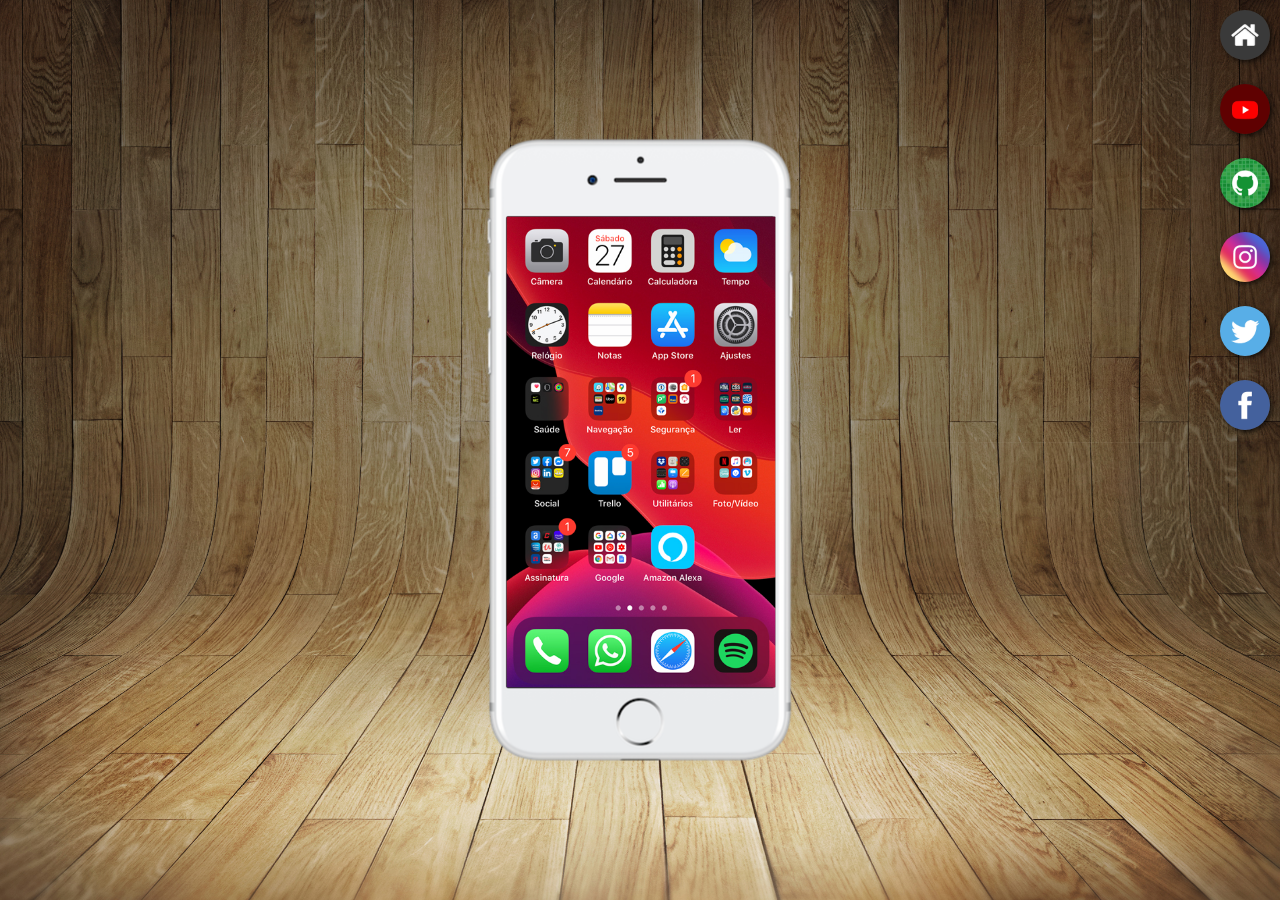
<file: index.html>
<!DOCTYPE html>
<html lang="en">
<head>
    <meta charset="UTF-8">
    <meta name="viewport" content="width=device-width, initial-scale=1.0">
    <title>Projeto de redes sociais</title>
    <link rel="shortcut icon" href="favicon.ico" type="image/x-icon">
    <link rel="stylesheet" href="estilo.css">
</head>
<body>
    <main>
        <section id="telefone">
            <iframe src="home.html" name="tela" id="tela" frameborder="0">
                Seu navegador não é compativel com isso.
            </iframe>
        </section>
        <section id="redes-sociais">
            <a href="home.html" target="tela"><img src="imagens/logo-home.jpg" alt="Home"></a><br>
            <a href="youtube.html" target="tela"><img src="imagens/logo-youtube.jpg" alt="Youtube"></a><br>
            <a href="github.html" target="tela"><img src="imagens/logo-github.jpg" alt="Github"></a><br>
            <a href="instagram.html" target="tela"><img src="imagens/logo-instagram.jpg" alt="Instagram"></a><br>
            <a href="#" target="tela"><img src="imagens/logo-twitter.jpg" alt="Twitter"></a><br>
            <a href="#" target="tela"><img src="imagens/logo-facebook.jpg" alt="Facebook"></a>
        </section>
    </main>
</body>
</html>
</file>
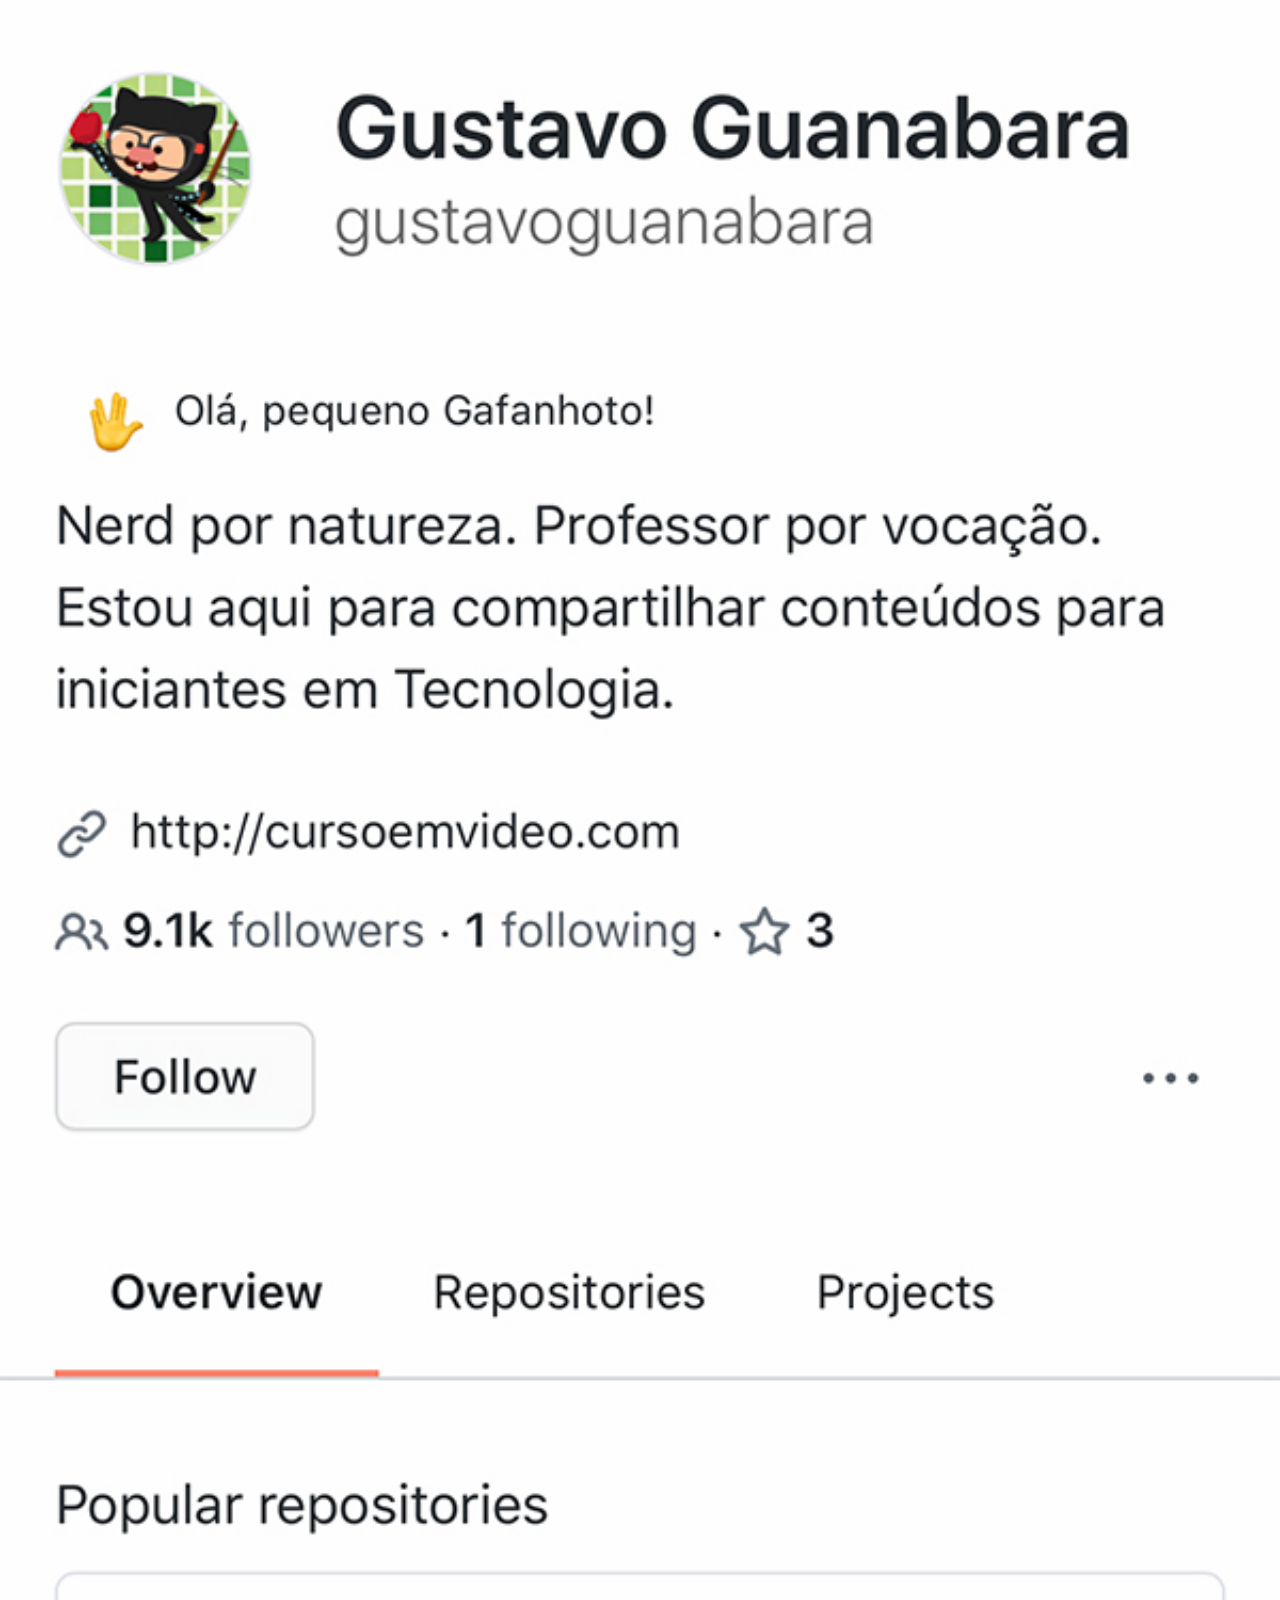
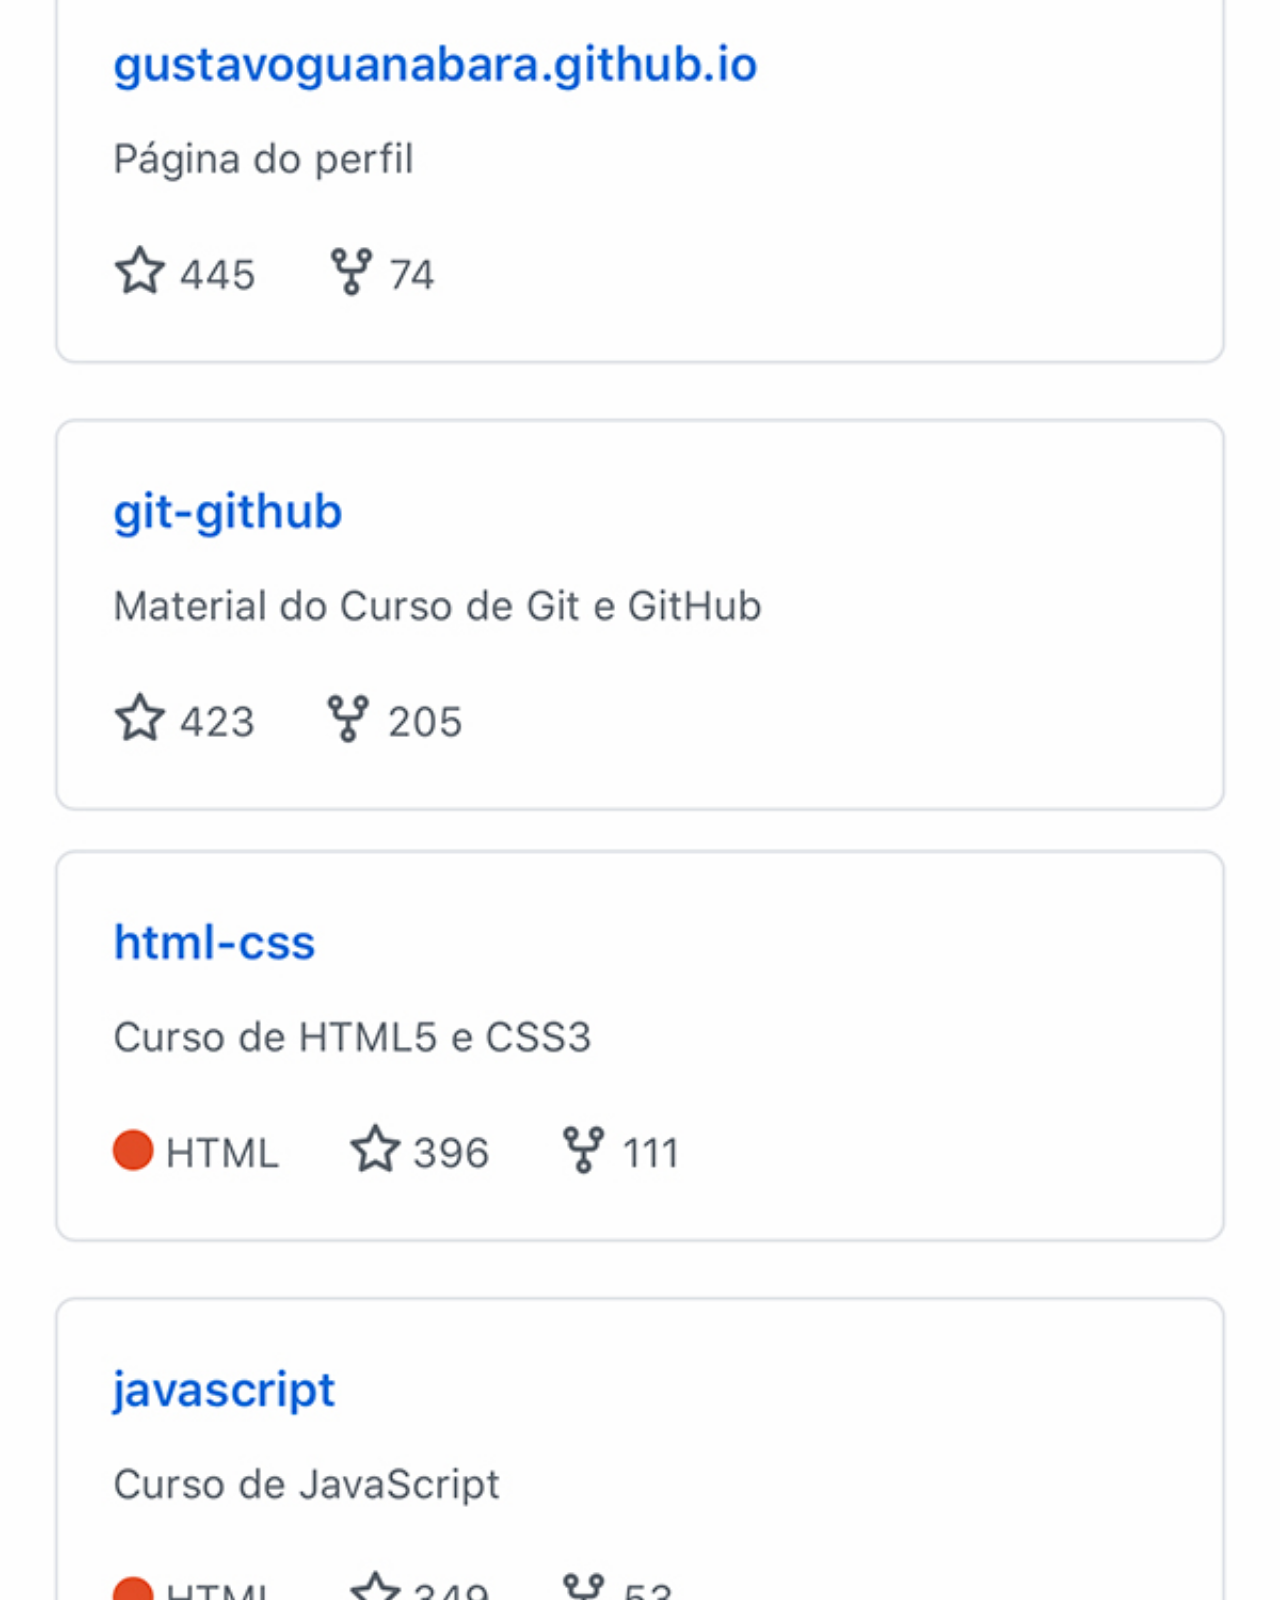
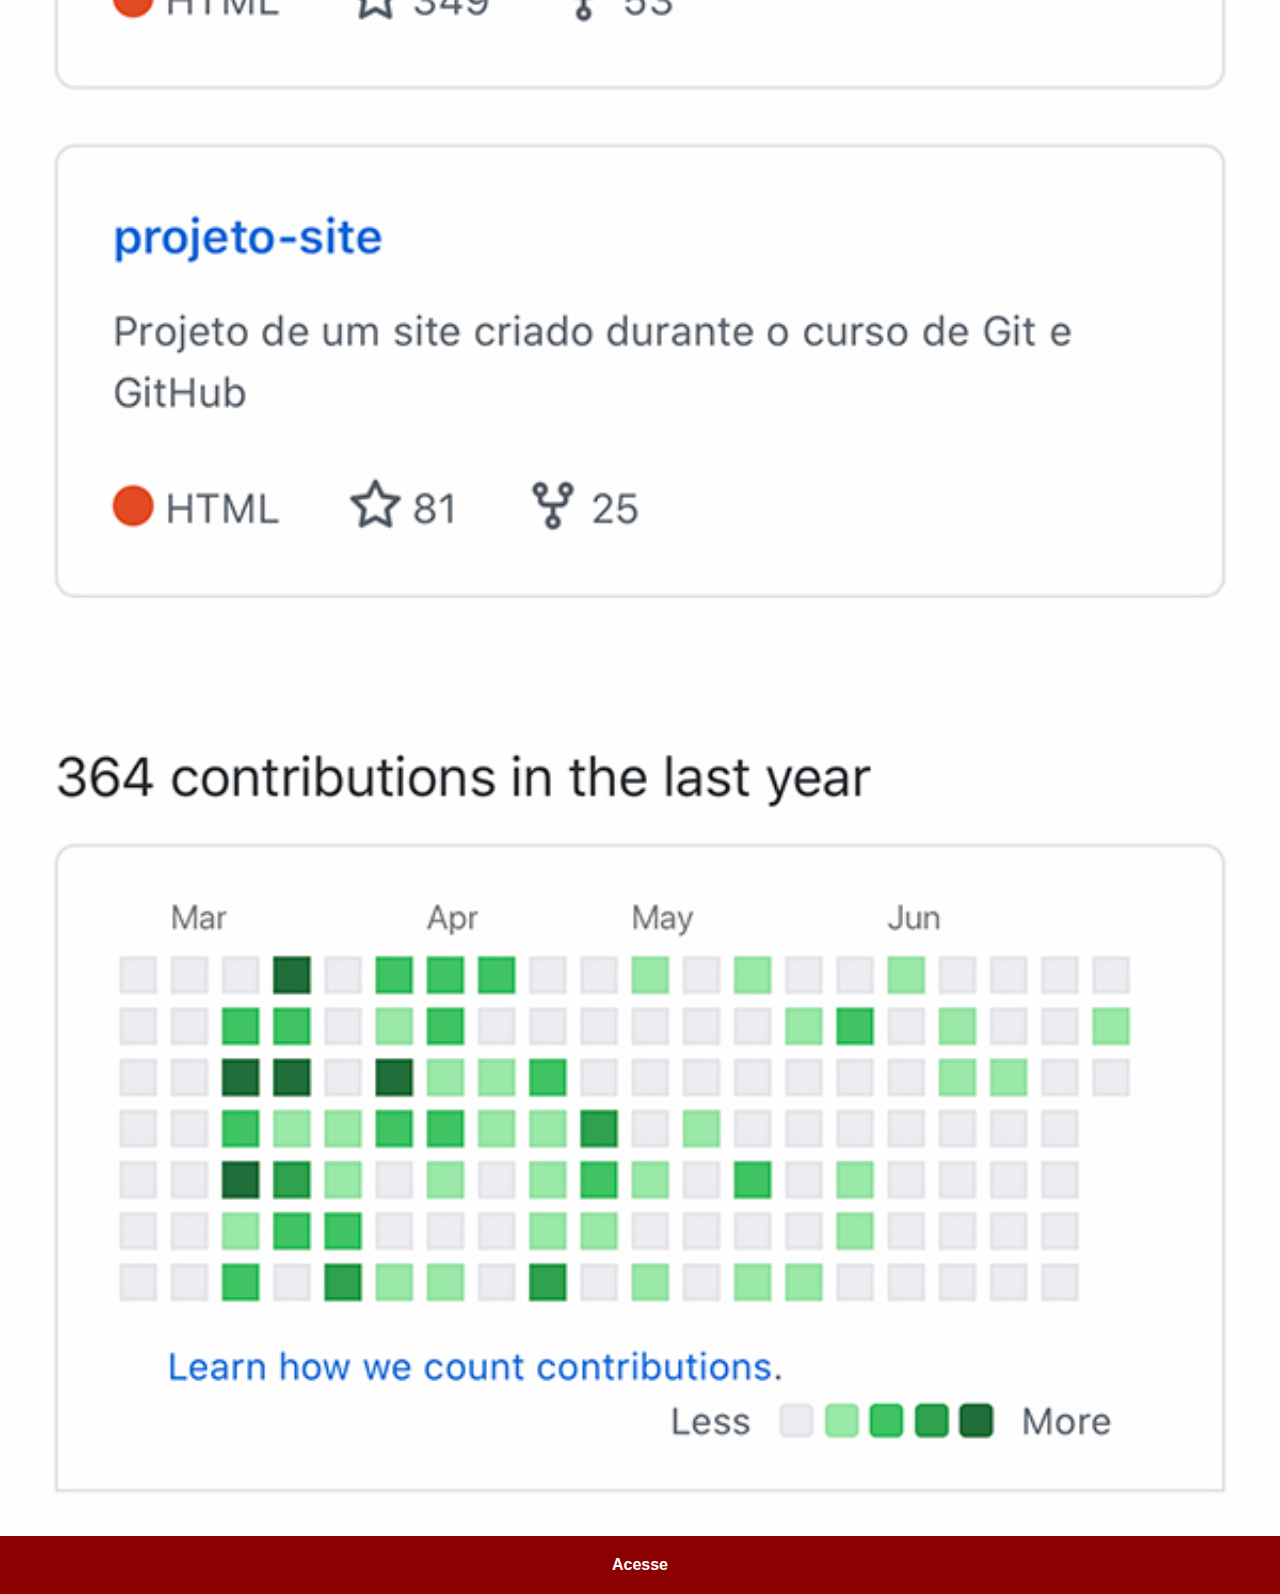
<file: github.html>
<!DOCTYPE html>
<html lang="pt-br">
<head>
    <meta charset="UTF-8">
    <meta name="viewport" content="width=device-width, initial-scale=1.0">
    <title>Yotube</title>
    <link rel="stylesheet" href="social.css">
</head>
<body>
    <img src="imagens/tela-github.jpg" alt="Github">
    <a href="https://github.com/gustavoguanabara" target="_blank">Acesse</a>
</body>
</html>
</file>
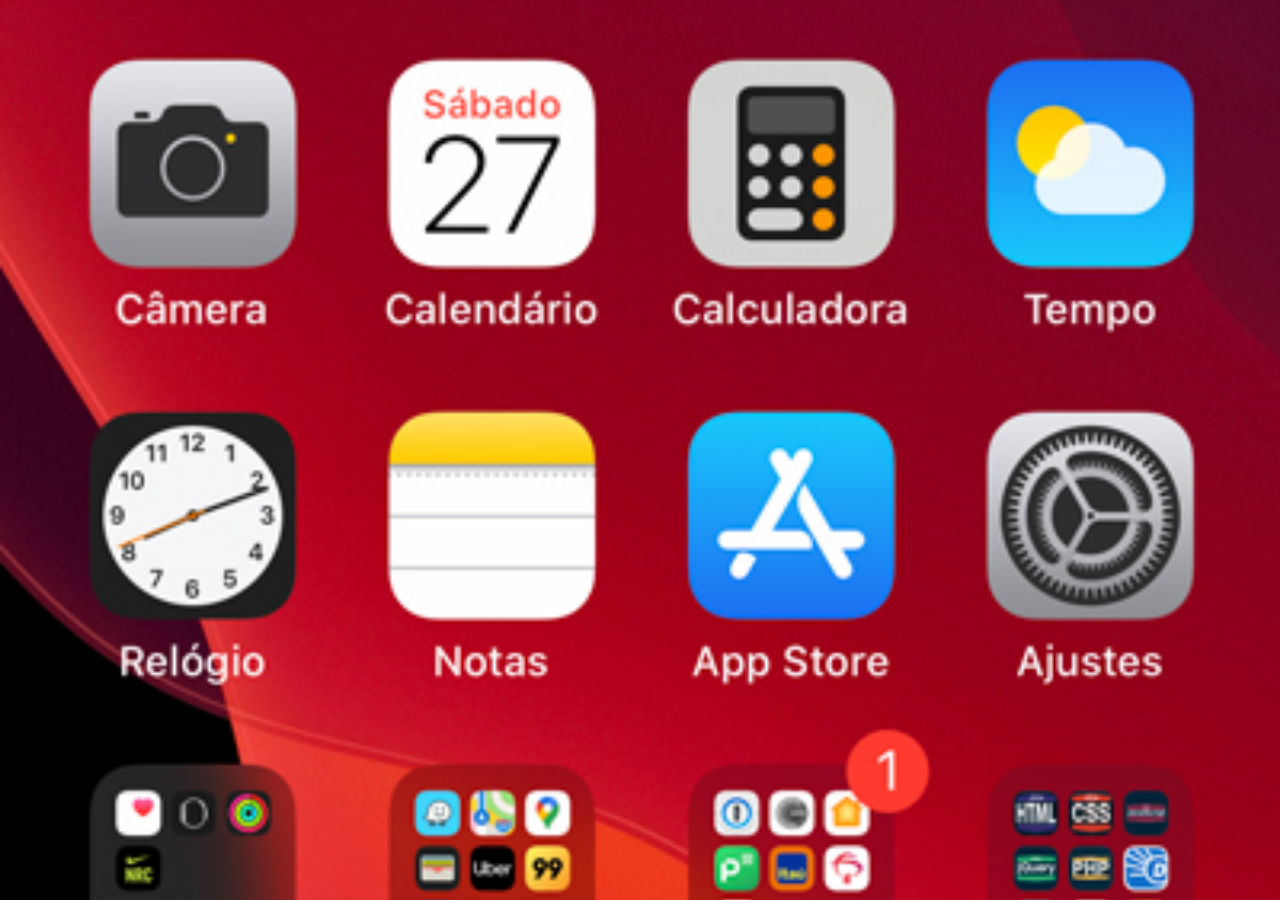
<file: home.html>
<!DOCTYPE html>
<html lang="pt-br">
<head>
    <meta charset="UTF-8">
    <meta name="viewport" content="width=device-width, initial-scale=1.0">
    <title>Home</title>
</head>
<style>
    *{
        margin: 0px;
        padding: 0px;
    }

    body{
        width: 100vw;
        height: 100vh;
        background: black url('imagens/tela-home.jpg') no-repeat top center;
        background-size: cover;
    }
</style>
<body>
</body>
</html>
</file>
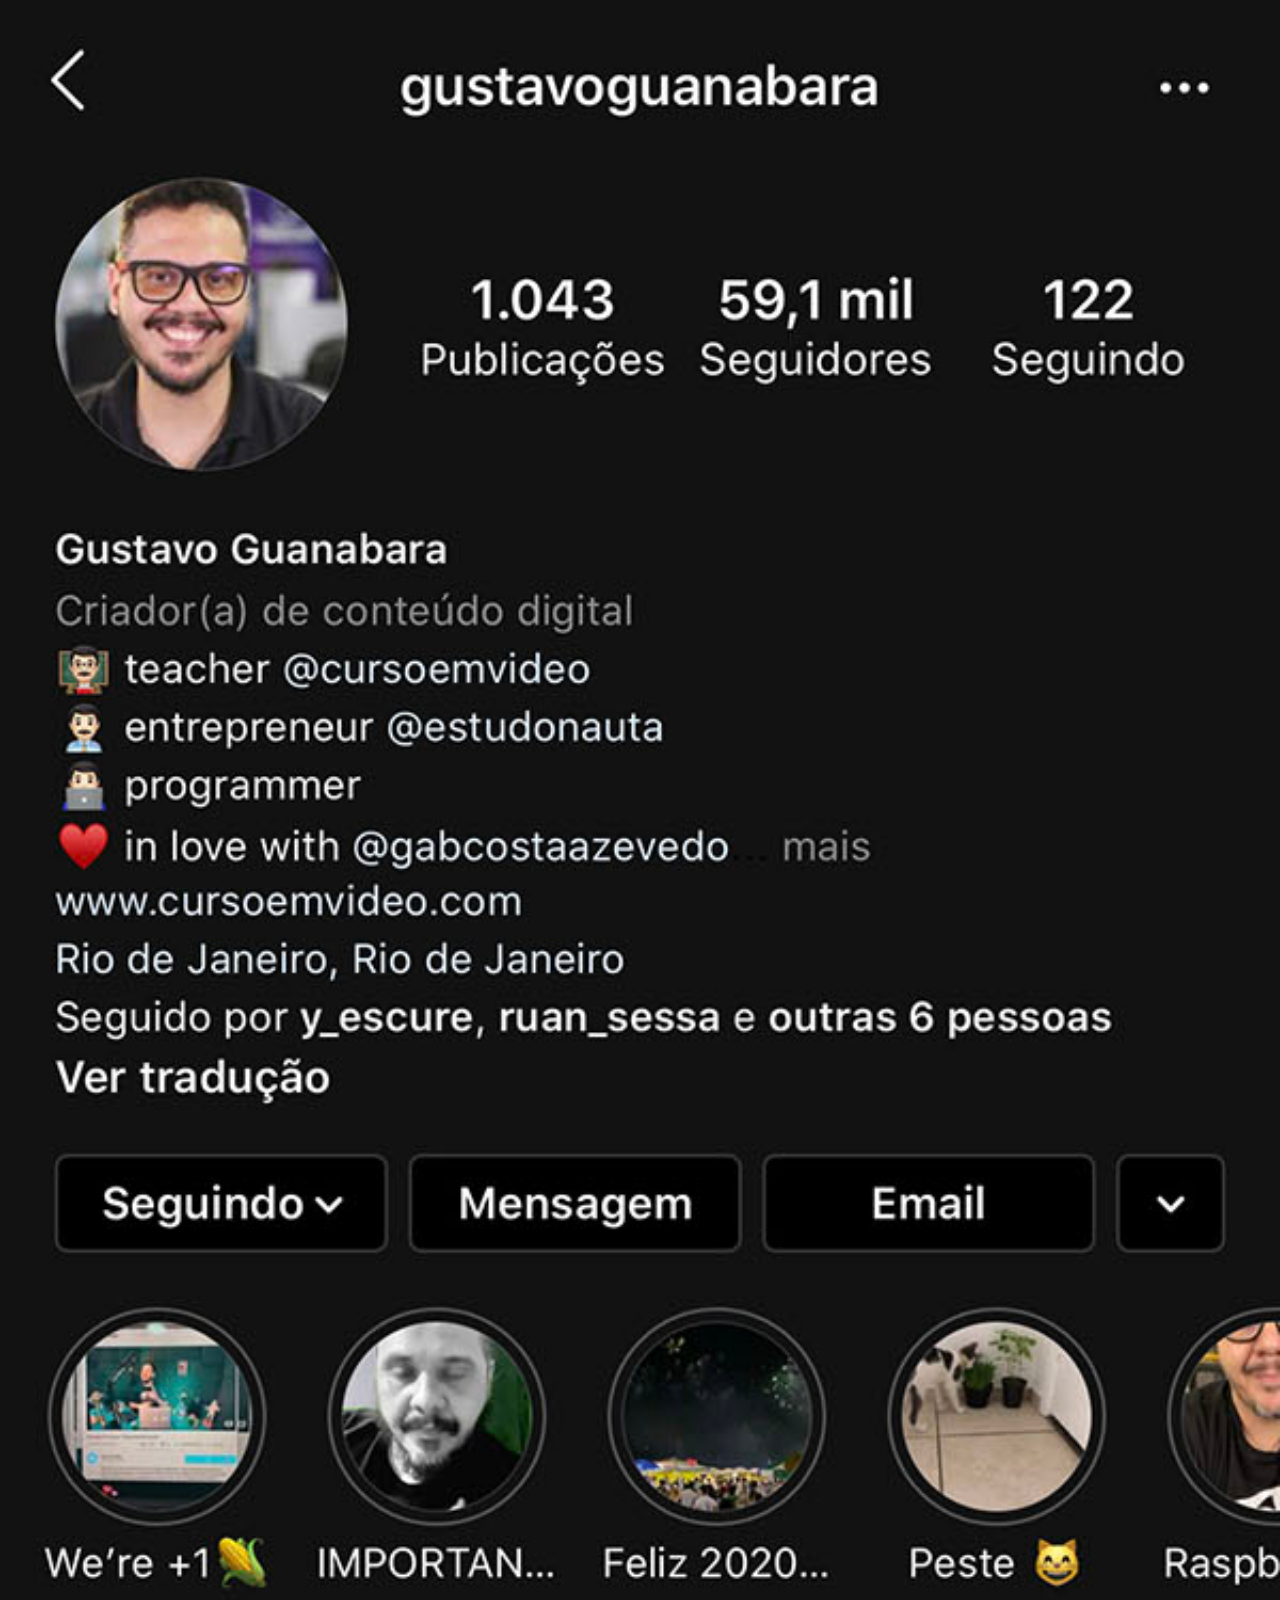
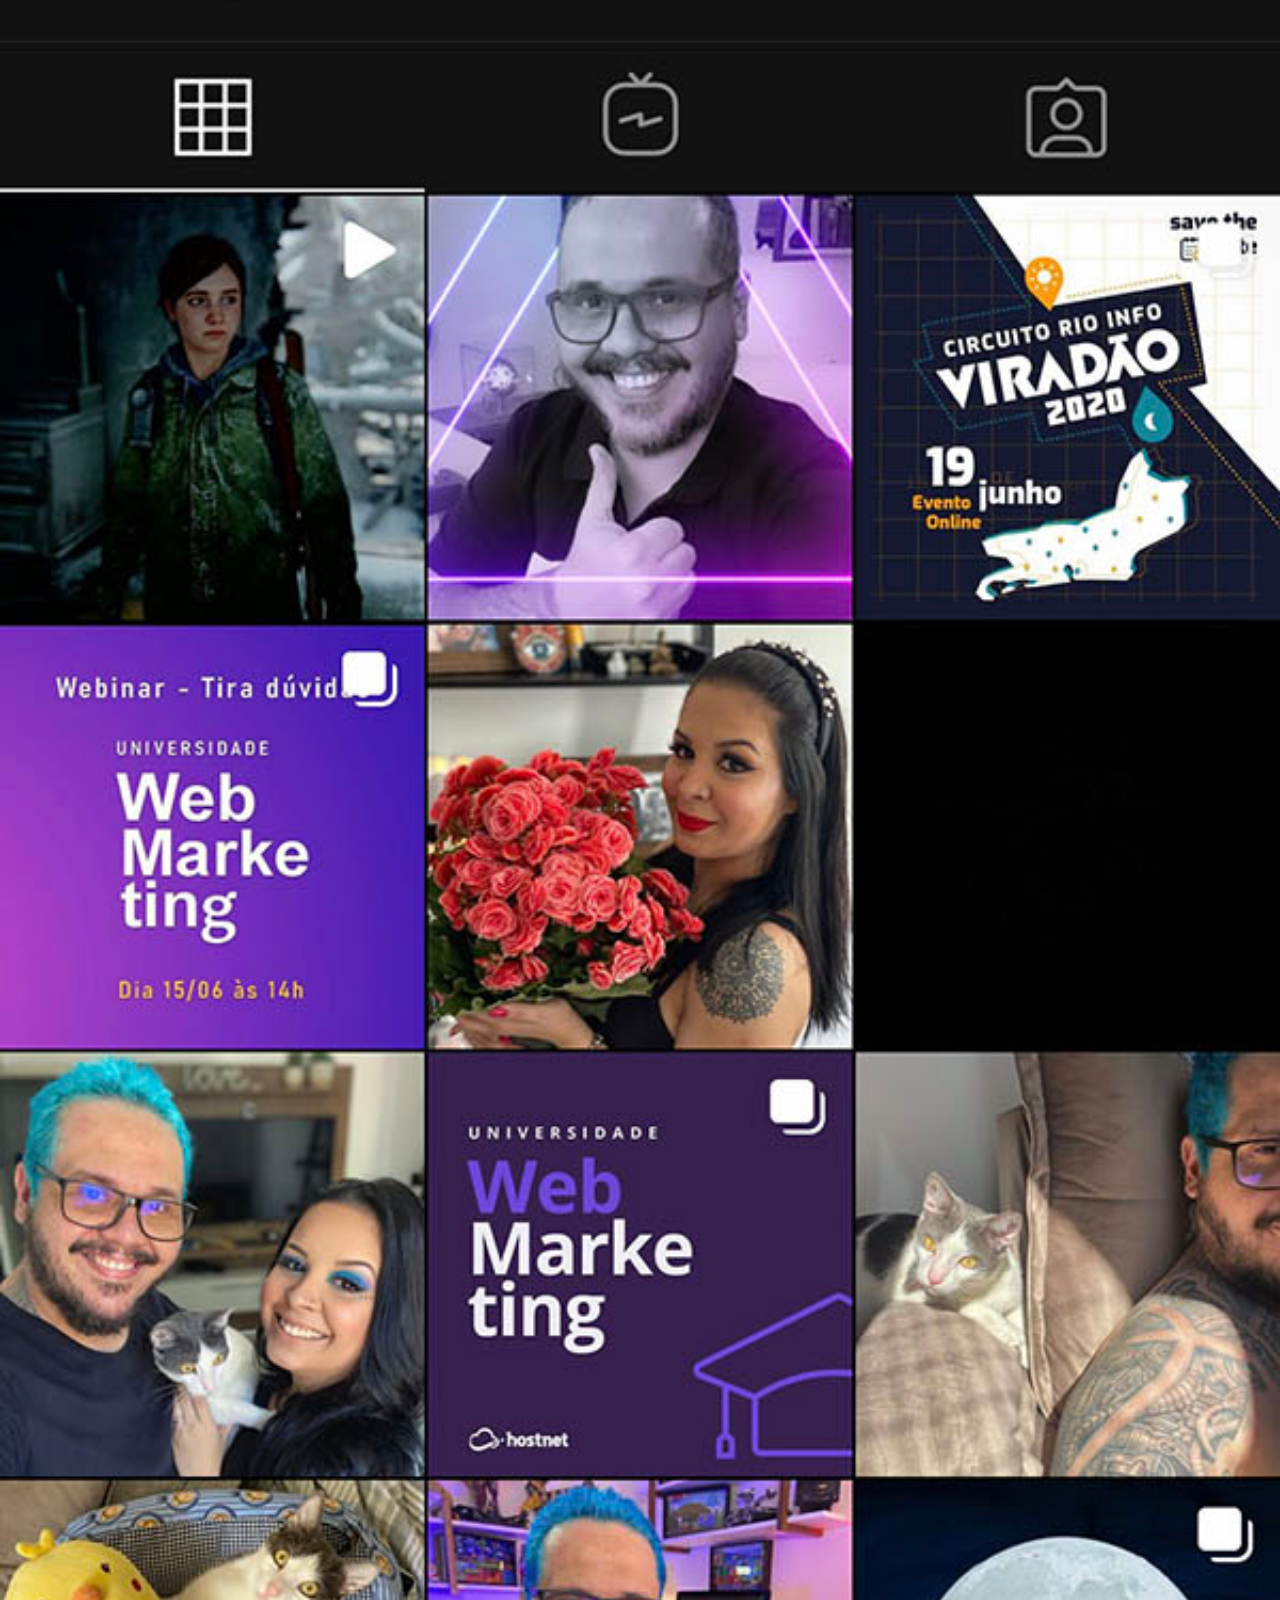
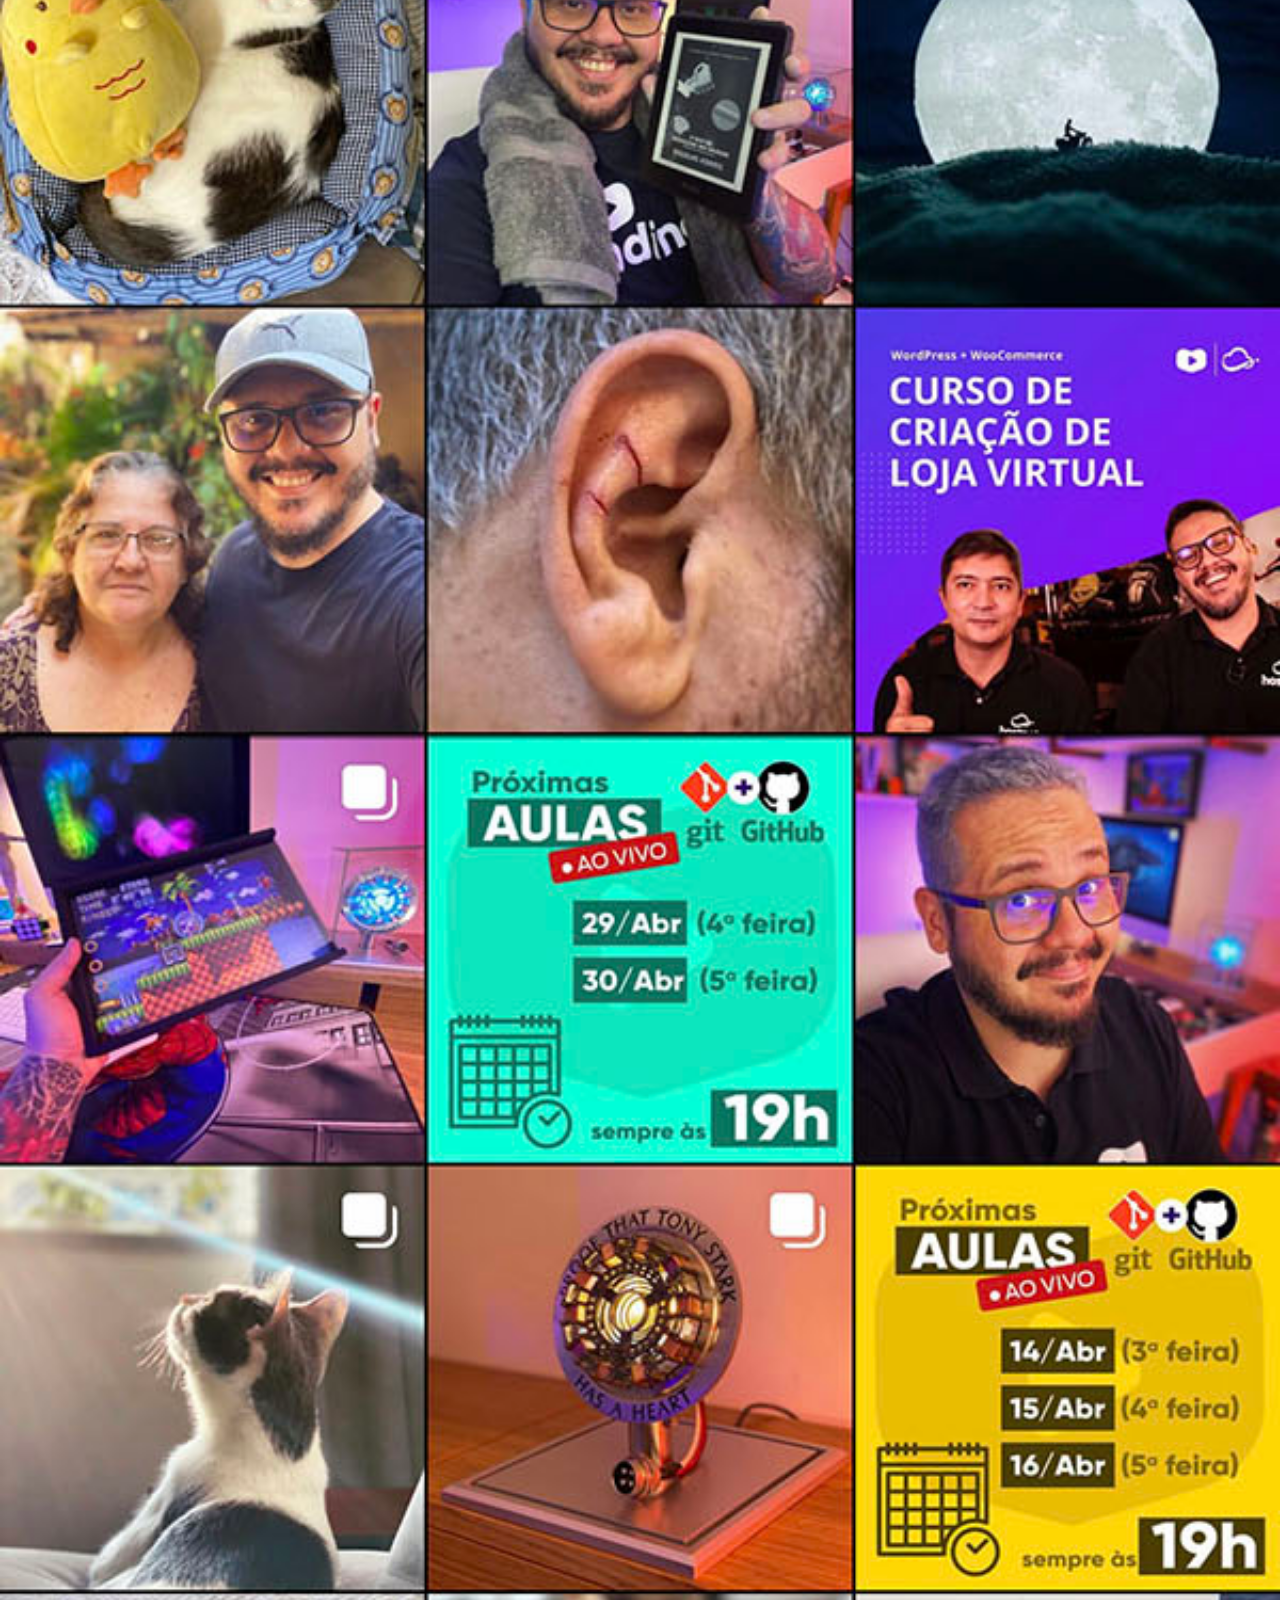
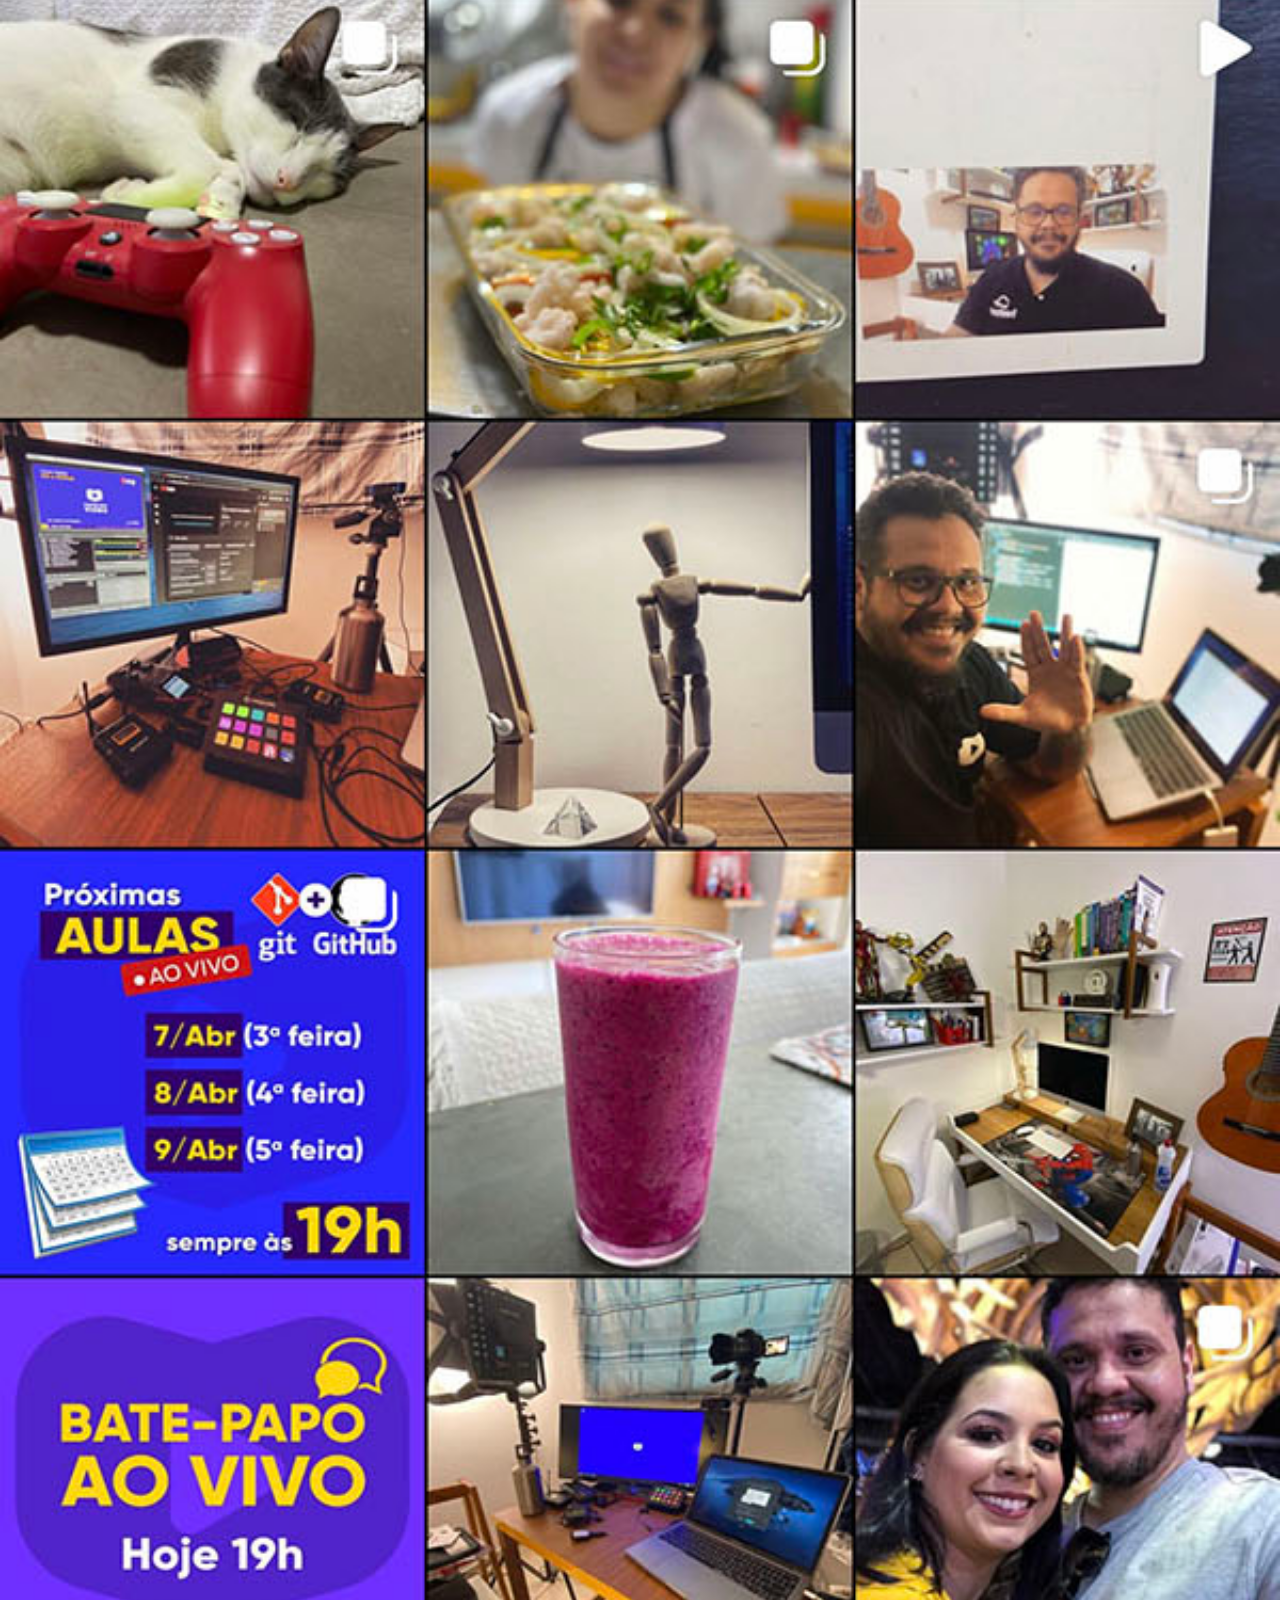
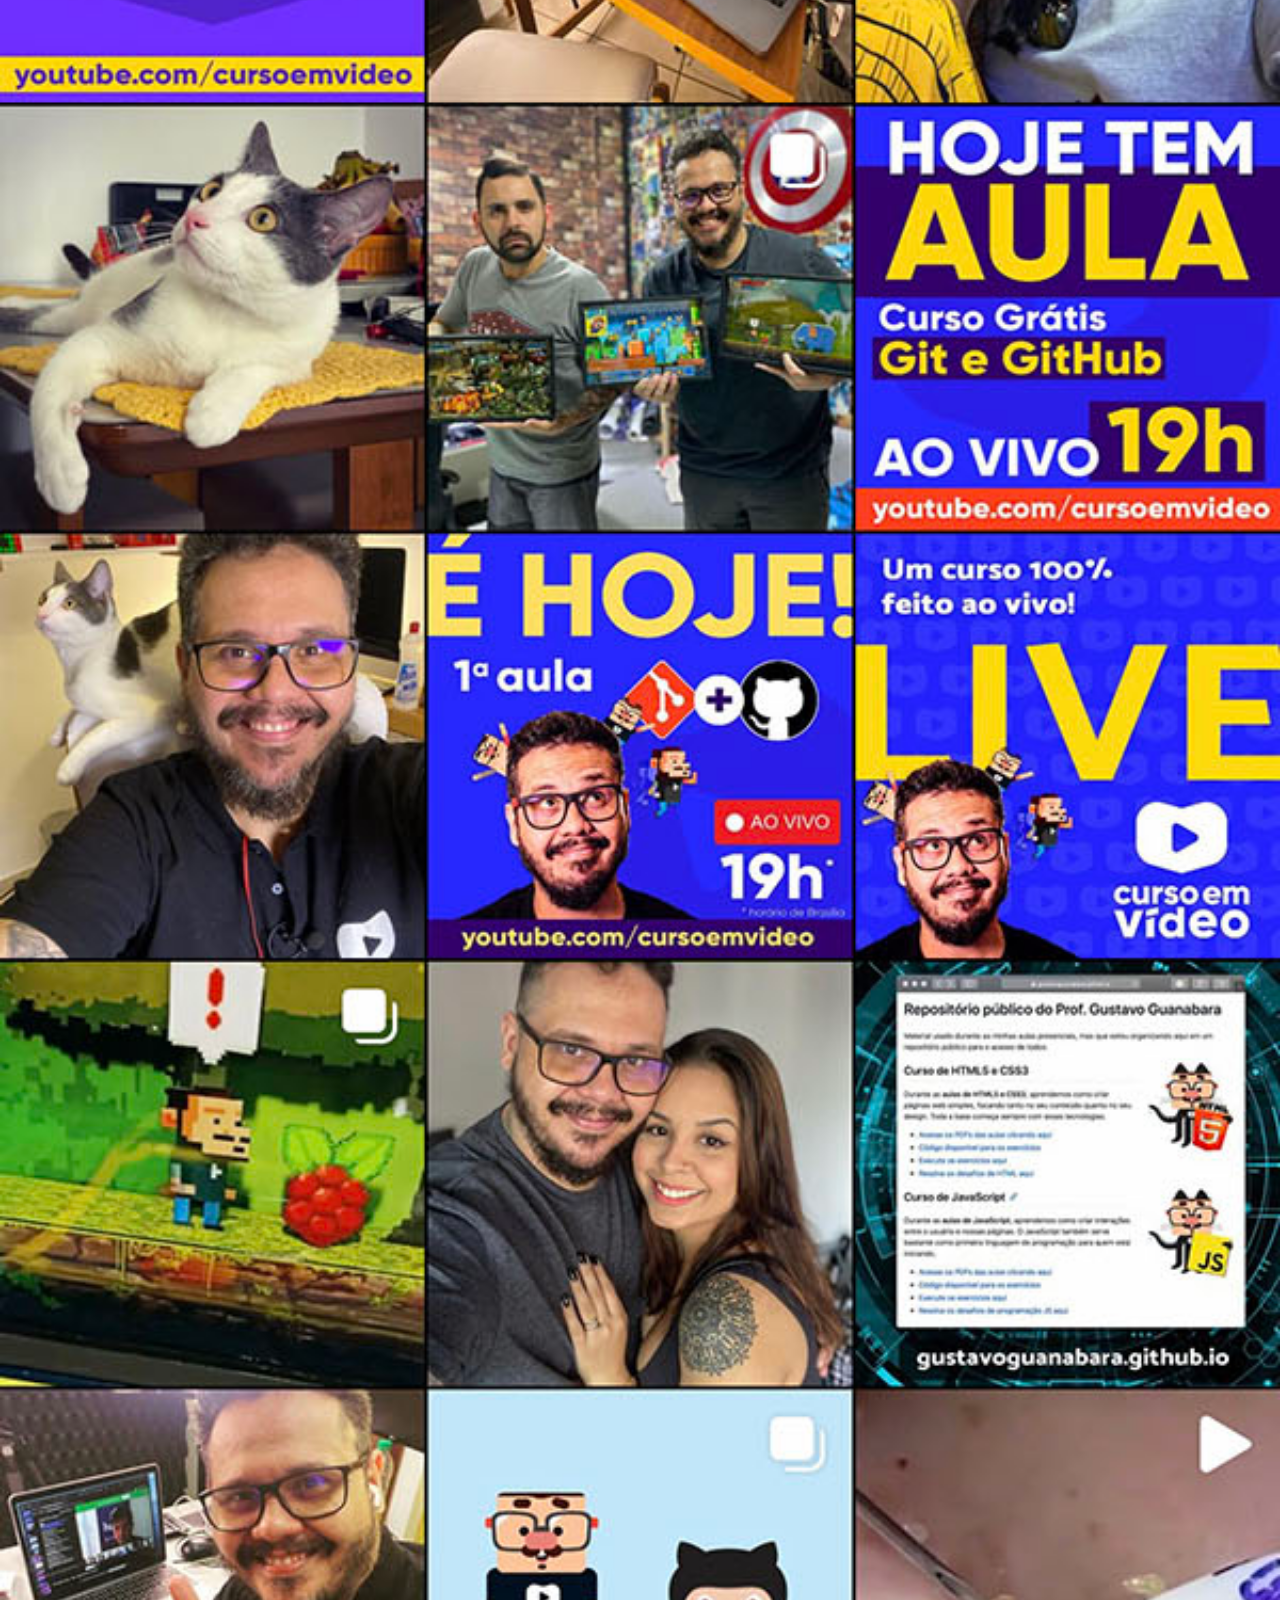
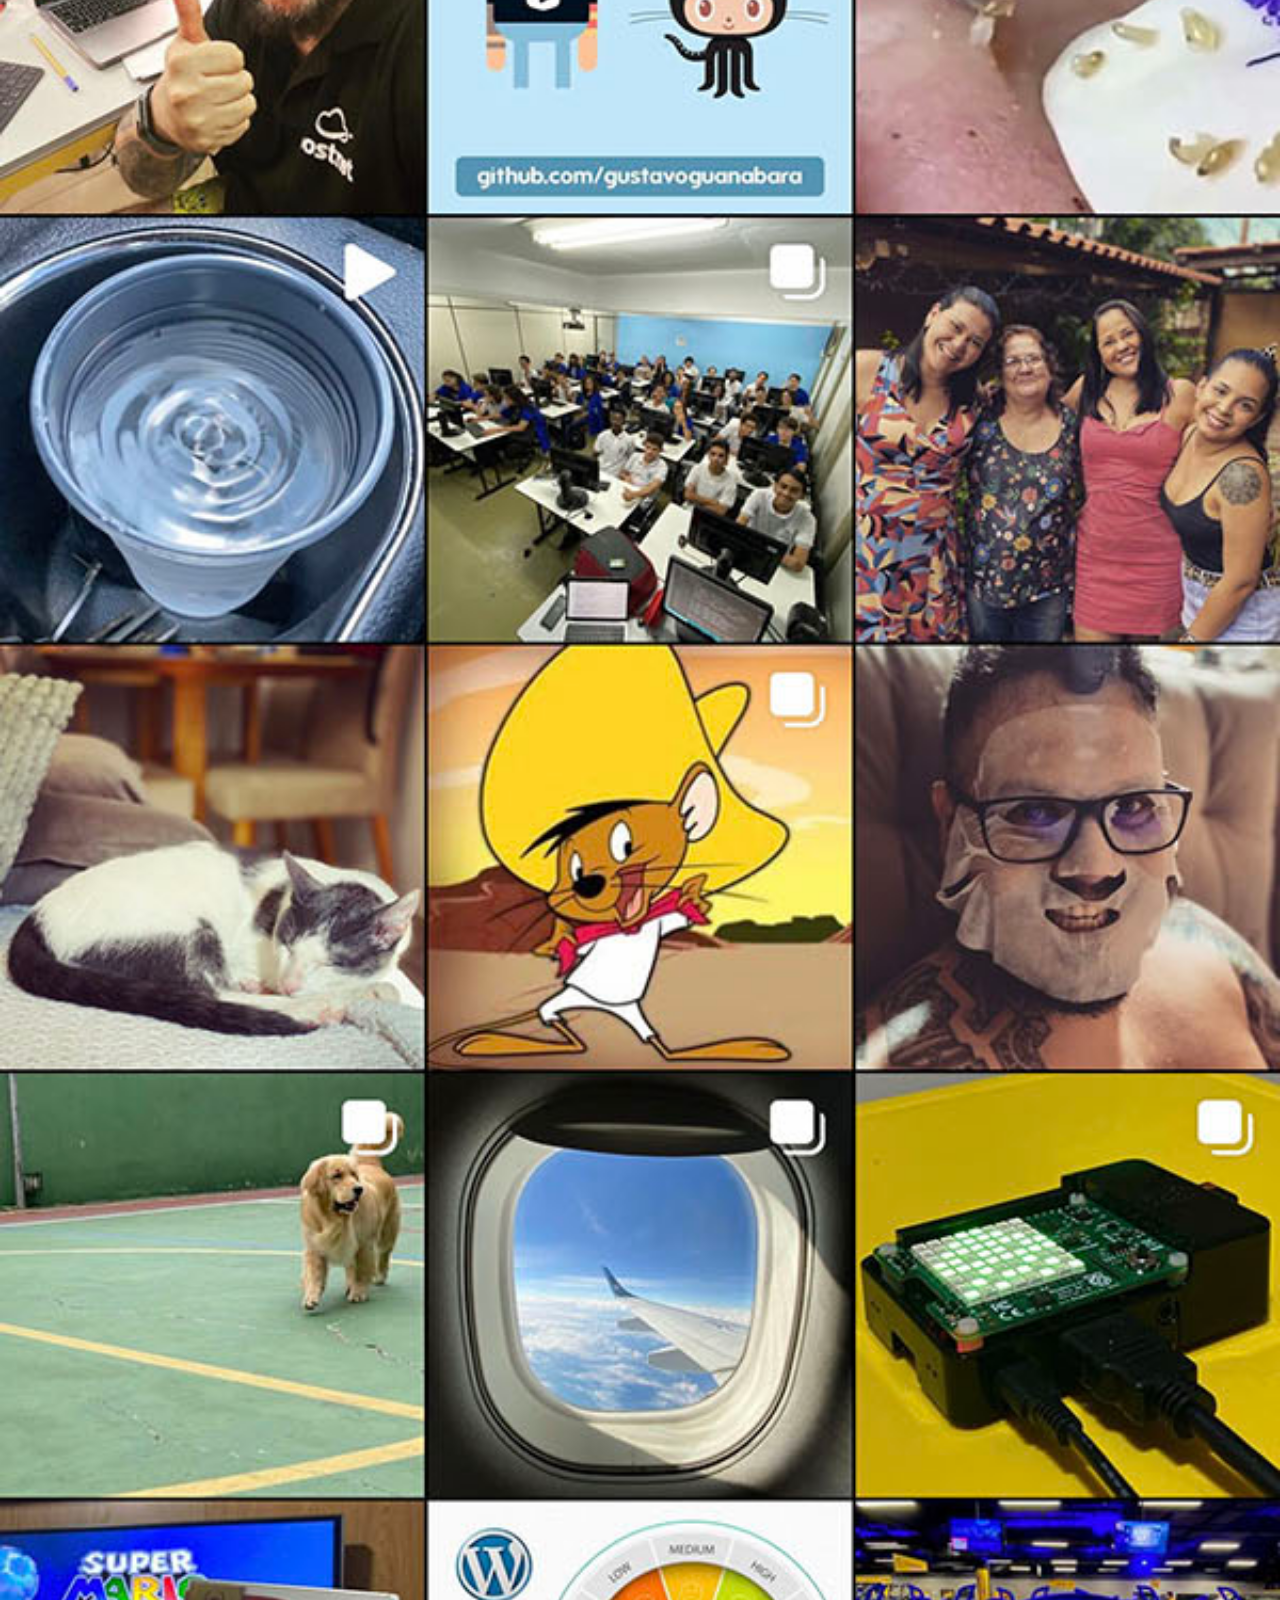
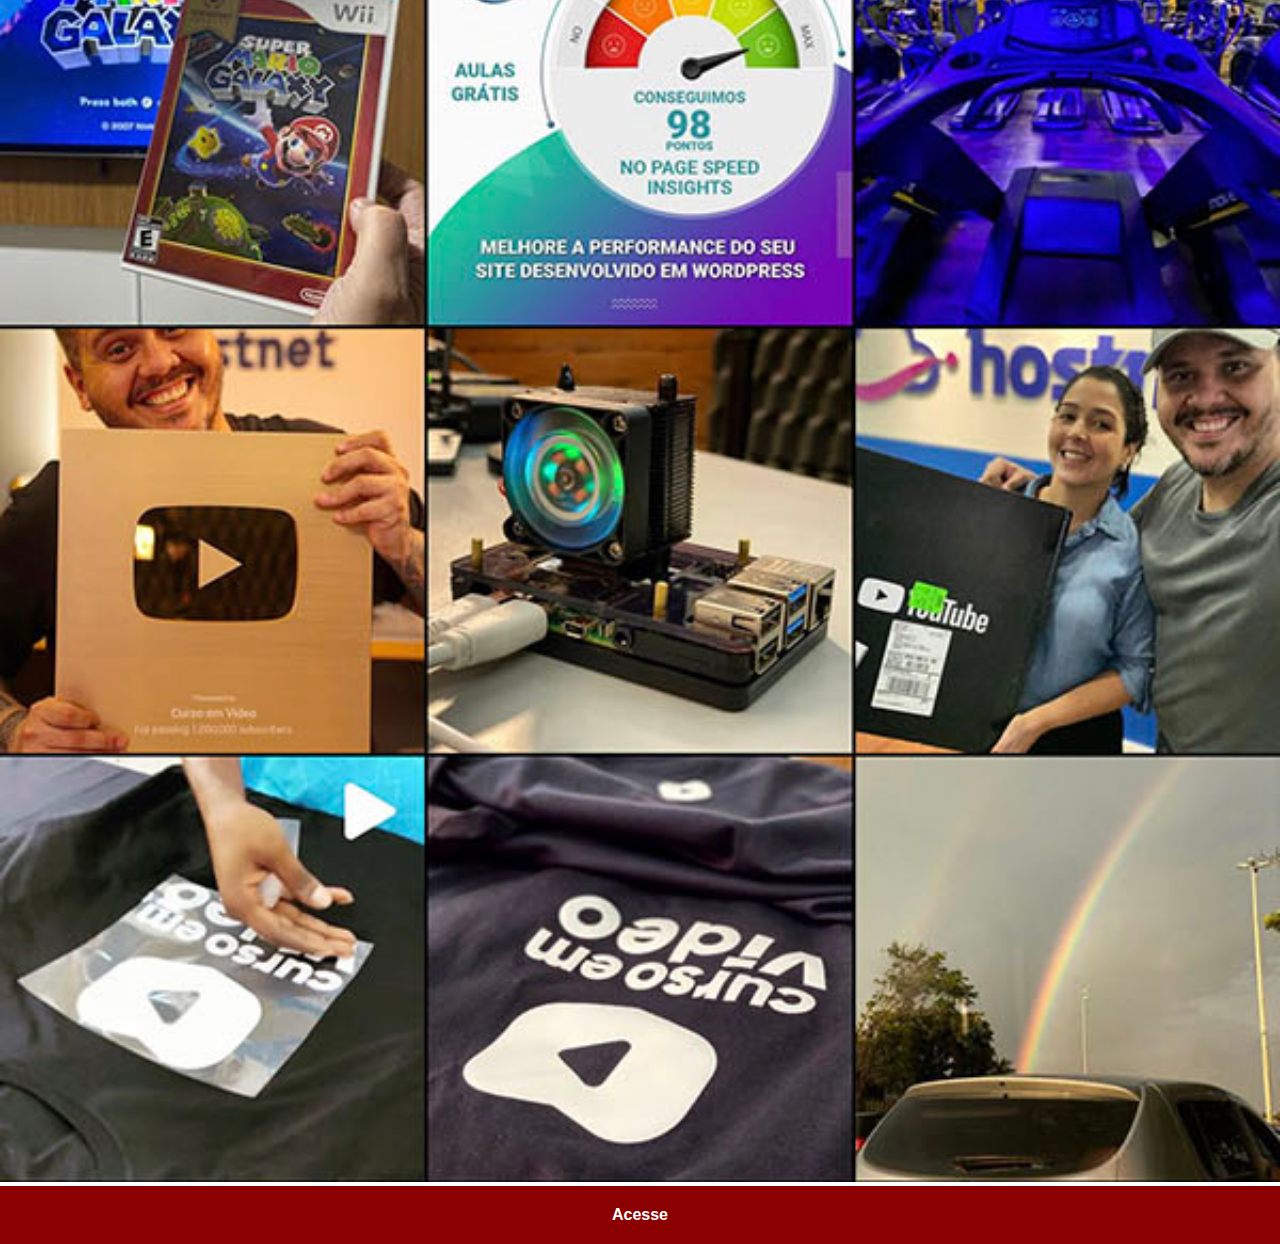
<file: instagram.html>
<!DOCTYPE html>
<html lang="pt-br">
<head>
    <meta charset="UTF-8">
    <meta name="viewport" content="width=device-width, initial-scale=1.0">
    <title>Yotube</title>
    <link rel="stylesheet" href="social.css">
</head>
<body>
    <img src="imagens/tela-instagram.jpg" alt="Instagram">
    <a href="https://www.instagram.com/gustavoguanabara/" target="_blank">Acesse</a>
</body>
</html>
</file>
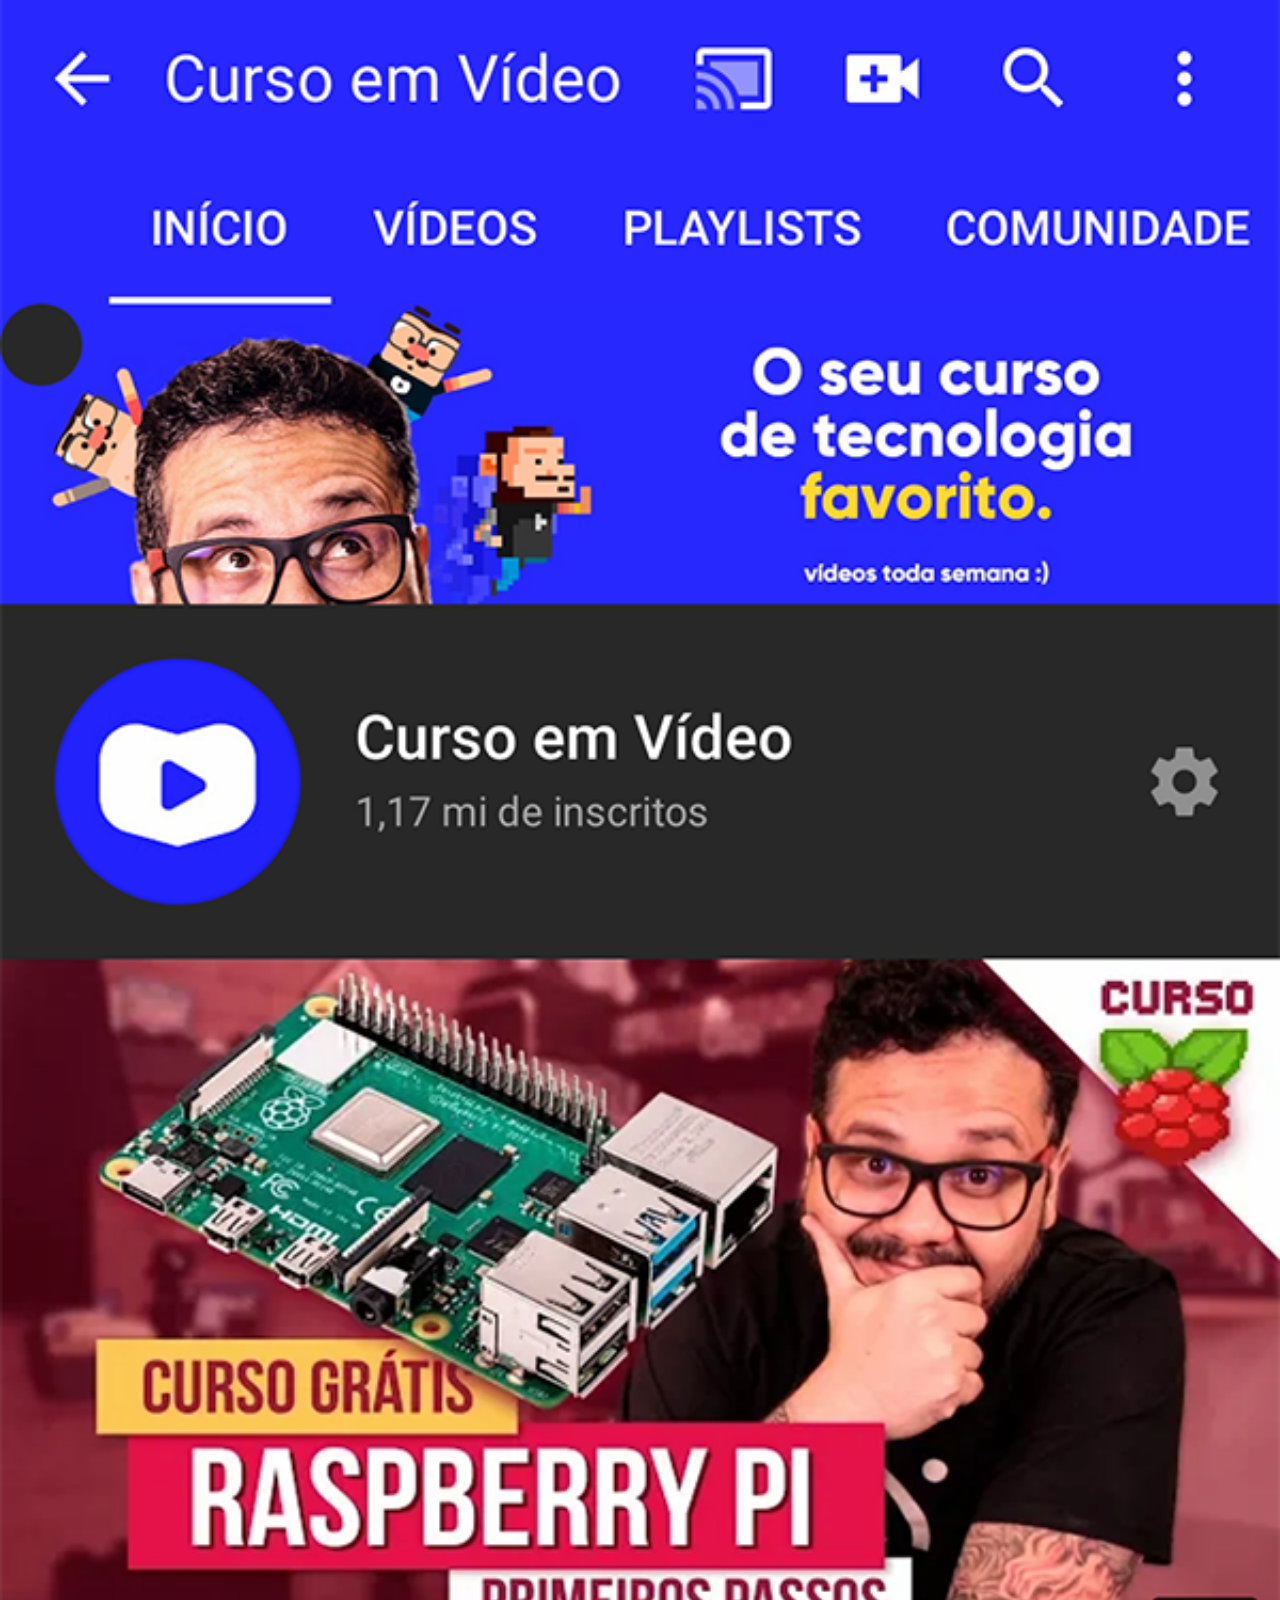
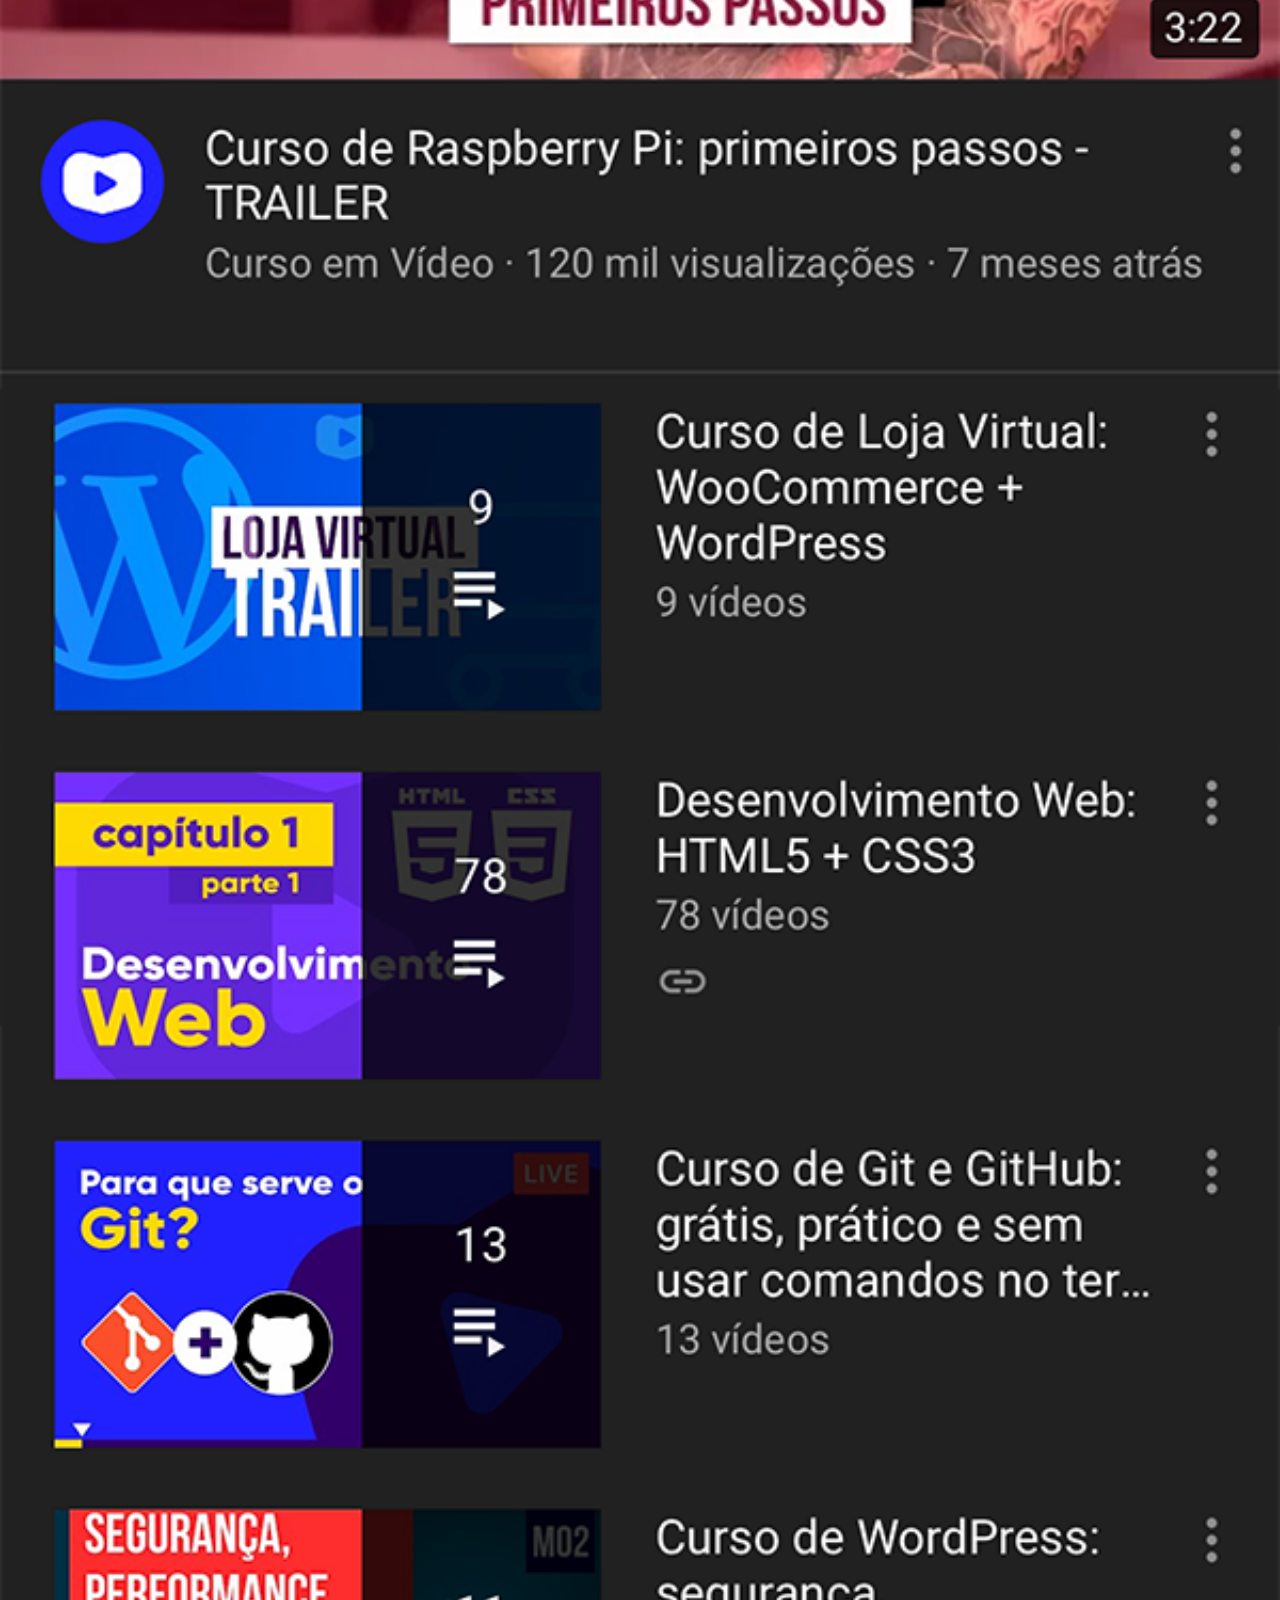
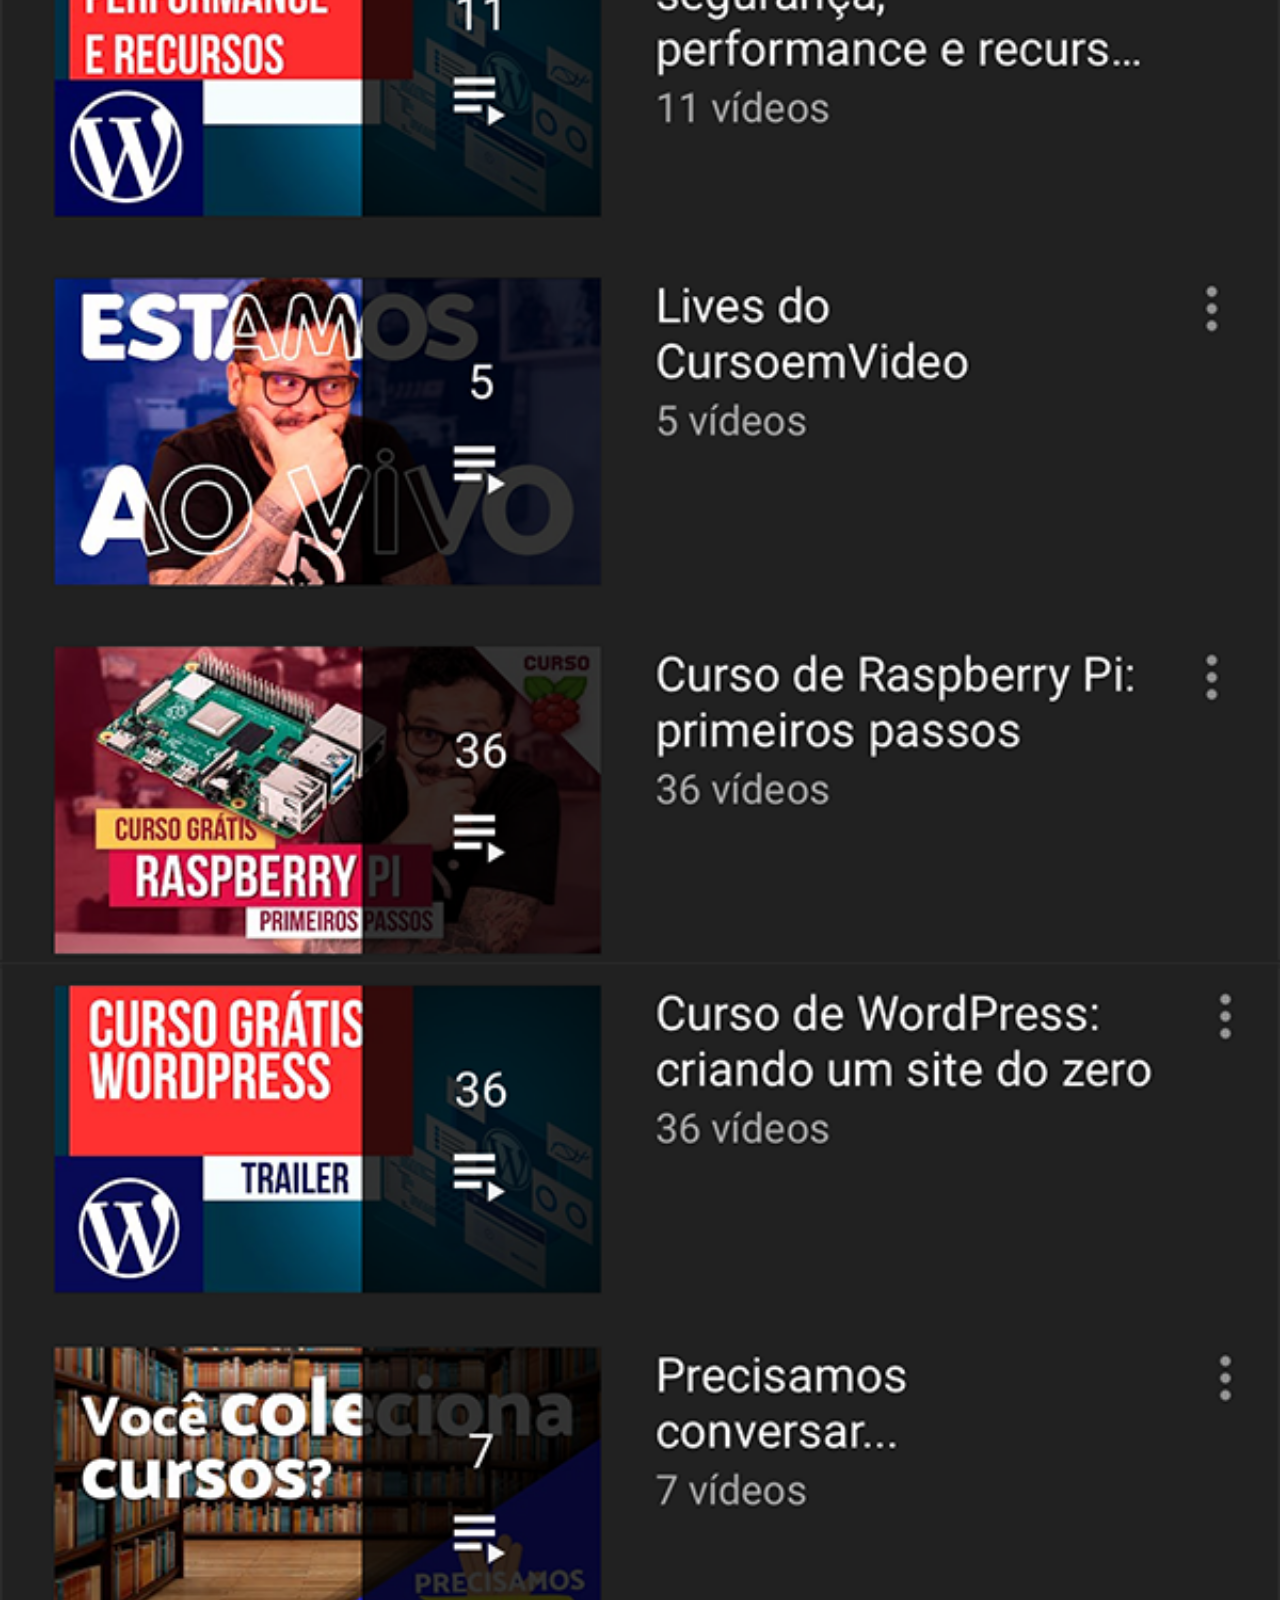
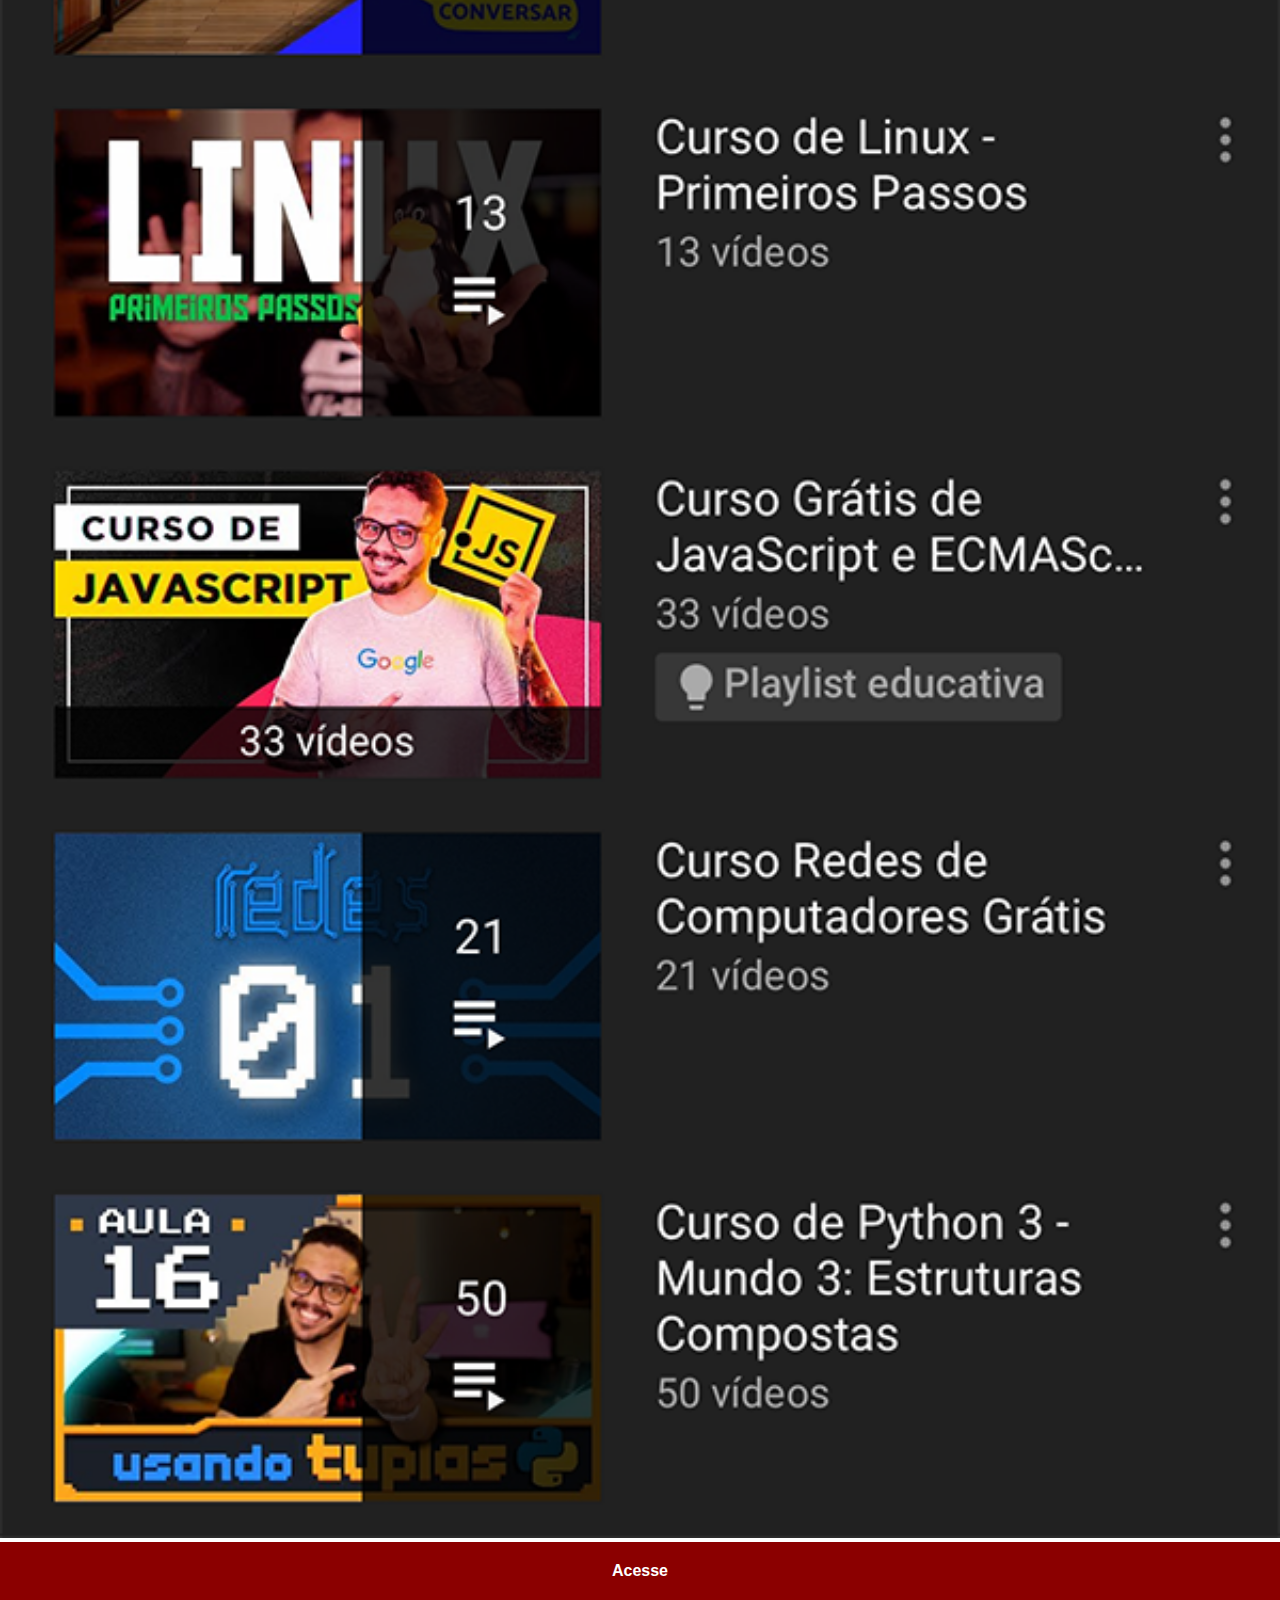
<file: youtube.html>
<!DOCTYPE html>
<html lang="pt-br">
<head>
    <meta charset="UTF-8">
    <meta name="viewport" content="width=device-width, initial-scale=1.0">
    <title>Yotube</title>
    <link rel="stylesheet" href="social.css">
</head>
<body>
    <img src="imagens/tela-youtube.png" alt="Yotube">
    <a href="https://www.youtube.com/c/CursoemV%C3%ADdeo" target="_blank">Acesse</a>
</body>
</html>
</file>
<file: estilo.css>
@charset "UTF-8";

*{
    margin: 0px ;
    padding: 0px;
}

html, body{
    height: 100vh;
    width: 100vw;
    background-color: black;
}
body{
    background: url(imagens/fundo-madeira.jpg) no-repeat top center;
    background-size: cover;
    background-attachment: fixed;
}
main{
    height: 100vh;
    position: relative;
}

section#telefone{
    position: absolute;
    top: 50%;
    left: 50%;
    transform: translate(-50%, -50%);

    height: 627px;
    width: 311px;
    background: url(imagens/frame-iphone.png) no-repeat;

}

iframe#tela{
    position: relative;
    top: 80px;
    left: 22px;
    width: 269px;
    height: 471px;
}
section#redes-sociais{
    text-align: right;
}
section#redes-sociais img{
    width: 50px;
    margin: 10px;
    border-radius: 50%;
    box-shadow: 2px 2px 5px rgba(0, 0, 0, 0.678);
    box-sizing: border-box;
}
section#redes-sociais img:hover{
    border:2px solid rgba(255, 255, 255, 0.603);
    transform: translate(-5px, -5px);
    box-shadow: 5px 5px 10px rgba(0, 0, 0, 0.651);
    transition: transform 0.5s;
}
</file>
<file: social.css>
@charset 'UTF-8';

*{
    margin: 0px;
    padding: 0px;
    font-family: Arial, Helvetica, sans-serif;
}
::-webkit-scrollbar{
    width: 0px;
    height: 0px;
}
img{
    width: 100vw;
}
a{
    display: block;
    background-color: darkred;
    padding: 20px;
    text-align: center;
    font-weight: bolder;
    text-decoration: none;
    color: white;
}
</file>
